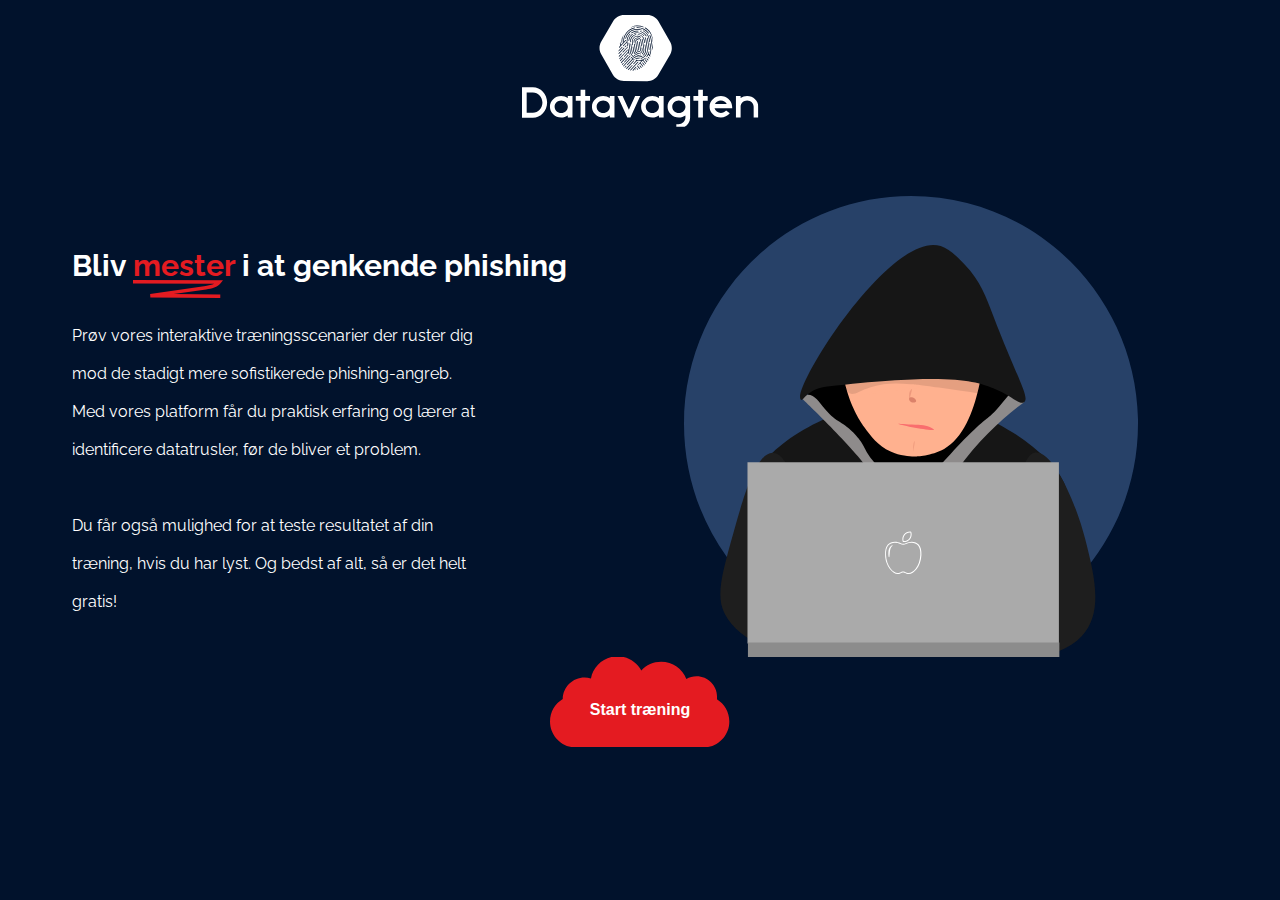
<file: index.html>
<!DOCTYPE html>
<html lang="da">
<head>
    <meta charset="UTF-8">
    <meta name="viewport" content="width=device-width, initial-scale=1.0">
    <title>Datavagten - Din træningsmakker mod phising</title>
    <link rel="preconnect" href="https://fonts.googleapis.com">
    <link rel="preconnect" href="https://fonts.gstatic.com" crossorigin>
    <link href="https://fonts.googleapis.com/css2?family=Raleway:ital,wght@0,100..900;1,100..900&display=swap" rel="stylesheet">
    <link rel="stylesheet" href="style.css">
</head>
<body>
    <header>
        <a href="index.html">
            <img src="img/svg/logo.svg" alt="Datavagten logo">
        </a>    </header>

    <section class="intro-section">
        <div class="intro-container">
        <div class="text-content">
            <h1>Bliv 
                <span class="red-word">mester
                    <span class="underline-svg">
                        <object type="image/svg+xml" data="img/svg/understreg.svg"></object>
                    </span>
                </span>
                i at genkende phishing
            </h1>
            
            
            
            <p>Prøv vores interaktive træningsscenarier der ruster  dig mod de stadigt mere sofistikerede phishing-angreb. Med vores platform får du praktisk erfaring og lærer at identificere datatrusler, før de bliver et problem. <br><br>Du får også mulighed for at teste resultatet af din træning, hvis du har lyst. Og bedst af alt, så er det helt gratis!</p>
        </div>
        <img src="img/svg/introimg.svg" alt="cyberkriminel der laver phising">
    </div>

    <button id="visSkyKnap" class="custom-button">
        <span>Start træning</span>
    </button>
    

    </section>

    <div id="overlay"></div>

<div id="skyContainer">
    <h1>Inden vi går igang</h1>
    <h2>Hvad er det nu lige phising er?</h2>
    <p class="desktop-text">Phishing læner sig op ad fiskeri, men i stedet for at fange fisk, forsøger den kriminelle at  indfange dine personlige oplysninger. De sender dig e-mails, beskeder eller opkald, der ser ud til at være fra velkendte virksomheder, som din bank, sociale medier eller webshops.<br> Disse beskeder kan bede dig om at klikke på et link, logge ind på din konto eller dele dine personlige oplysninger.<br><br>

        Men pas på! Disse beskeder er falske, og de forsøger at narre dig til at give dine oplysninger væk. Når du klikker på linket eller deler dine oplysninger, kan de kriminelle få adgang til dine konti, stjæle dine penge eller bruge dine personlige oplysninger til at begå svindel.</p>
    <img src="img/fisker.png" alt="Mand fanger data">

    <p class="mobile-text">Phishing er som fiskeri, men i stedet for fisk forsøger kriminelle at få dine oplysninger. De sender falske e-mails, beskeder eller opkald, der udgiver sig for at være fra kendte virksomheder, venner eller noget helt tredje. <br><br>Disse henvendelser er falske og forsøger at narre dig til at give oplysninger. De kan bruges til at stjæle penge eller begå anden form for svindel.


    </p>

    <a href="traening.html" class="helsky-knap">Gå Videre</a>
</div>

    
    <script src="js/forside.js"></script></body>
</html>
</file>
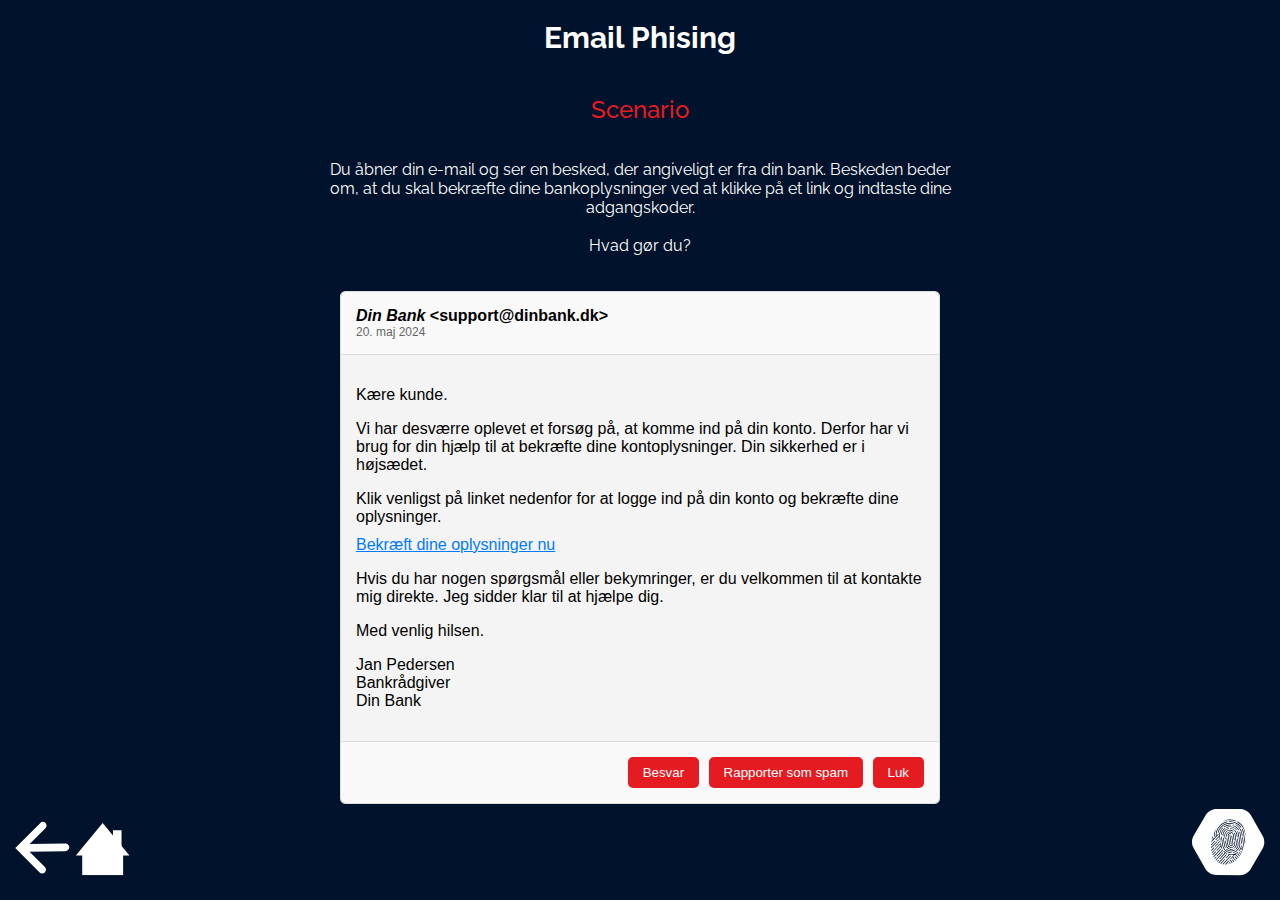
<file: email-phising.html>
<!DOCTYPE html>
<html lang="da">
<head>
    <meta charset="UTF-8">
    <meta name="viewport" content="width=device-width, initial-scale=1.0">
    <title>Datavagten - Email phising</title>
    <link rel="preconnect" href="https://fonts.googleapis.com">
    <link rel="preconnect" href="https://fonts.gstatic.com" crossorigin>
    <link href="https://fonts.googleapis.com/css2?family=Raleway:ital,wght@0,100..900;1,100..900&display=swap" rel="stylesheet">
    <link rel="stylesheet" href="style.css"></head>
<body>
    <section class="email-phising-section">
        <h1>Email Phising</h1>
        <h2>Scenario</h2>
        <p>Du åbner din e-mail og ser en besked, der angiveligt er fra din bank. Beskeden beder om, at du skal bekræfte dine bankoplysninger ved at klikke på et link og indtaste dine adgangskoder. 

            <br><br>Hvad gør du?</p>

            <div class="inbox">
                <div class="email">
                  <div class="email-header">
                    <div class="from"><span>Din Bank</span> &lt;support@dinbank.dk&gt;</div>
                    <div class="date">20. maj 2024</div>
                  </div>
                  <div class="email-body">
                    <p>Kære kunde.</p>
                    <p>Vi har desværre oplevet et forsøg på, at komme ind på din konto. Derfor har vi brug for din hjælp til at bekræfte dine kontoplysninger. Din sikkerhed er i højsædet.</p>
                    <p>Klik venligst på linket nedenfor for at logge ind på din konto og bekræfte dine oplysninger.</p>
                    <a href="#" id="confirm" onclick="confirmAction()">Bekræft dine oplysninger nu</a>
                    <p>Hvis du har nogen spørgsmål eller bekymringer, er du velkommen til at kontakte mig direkte. Jeg sidder klar til at hjælpe dig.</p>
                    <p>Med venlig hilsen.</p>
                    <p>Jan Pedersen<br>Bankrådgiver<br>Din Bank</p>
                    
                  </div>
                  <div class="email-footer">
                    <button class="button reply" onclick="reply()">Besvar</button>
                    <button class="button report" onclick="report()">Rapporter som spam</button>
                    <button class="button close" onclick="closeEmail()">Luk</button>
                  </div>
                </div>
              </div>

              <div class="overlay-mail" id="overlay-mail"></div>

            
              <div id="popup" class="popup">
                <div class="popup-content">
                    <div class="vurdering-img">
                    <img src="img/bevar-mail-img-glad.png" alt="Vurdering af valg illustration med smiley"></div>
                    <h2>Du har valgt at rapportere e-mailen til spam...                    </h2>
                    <p>Ved at rapportere e-mailen som spam har du truffet det rigtige valg. Ved at gøre dette hjælper du med at beskytte dig selv og andre mod phishing-forsøg. </p>
                    <h3>Her er nogle ekstra råd til sikkerheden:</h3>
                    <ul>
                      <li>Vær opmærksom på e-mailopdateringer og meddelelser fra din e-mailudbyder. Mange e-mailudbydere sender advarsler om sikkerhedsrisici eller mistænkelig aktivitet på dine konti. Tag disse advarsler alvorligt og reager hurtigt for at beskytte din konto.</li>
                      <li>Del din viden med andre om phishing-trusler. Ved at oplyse andre om, hvordan man genkender og undgår phishing-forsøg, kan du hjælpe med at beskytte hele dit netværk. Så del endelig dine erfaringer med kolleger, venner og familie for at styrke sikkerheden for alle.</li>
                      <li>Vær forsigtig med vedhæftede filer og links. Undgå at klikke på eller downloade filer fra ukendte afsendere, da de kan indeholde skadelig software. Hold musen over links for at kontrollere URL'en, før du klikker på dem.</li>
                    </ul>
                  </div>
                  <button class="button close" onclick="closePopup()">Prøv igen</button>
                  <a href="traening.html" id="forside-knap">Til forsiden</a>
                </div>
            
            <div id="popup2" class="popup">
              <div class="popup-content">
                <div class="vurdering-img">
                <img src="img/bevar-mail-img.png" alt="Vurdering af valg illustration med smiley"></div>
                <h2>Du har valgt at besvare e-mailen...</h2>
                <p>Du har ikke valgt helt rigtigt, men du er heller ikke gået direkte i fælden. Det er vigtigt at være forsigtig med at besvare e-mails, især hvis de beder om personlige oplysninger.</p>
                <p>Det sikre valg ville være at rapportere mailen som spam. På den måde vil du ikke kunne modtage fra denne afsender igen.</p>
                <h3>Her er nogle yderligere råd:</h3>
                <ul>
                  <li>Undersøg afsenderens e-mailadresse nøje. Vær opmærksom på små variationer eller ukendte domæner, der kan indikere en falsk e-mail - sammenlign gerne med tidligere afsendere, som du ved har været ægte.</li>
                  <li>Kontroller eventuelle stavefejl eller grammatiske fejl i e-mailen, da mange phishing-e-mails har disse tegn.</li>
                  <li>Hvis e-mailen ser mistænkelig ud, skal du kontakte virksomheden direkte via deres officielle kontaktmetoder og få bekræftet at det er ægte.</li>
                </ul>
              </div>
              <button class="button close" onclick="closePopup2()">Prøv igen</button>
              <a href="traening.html" id="forside-knap1">Til forsiden</a>
            </div>

            <div id="popup3" class="popup">
                <div class="popup-content">
                  <div class="vurdering-img">
                  <img src="img/bevar-mail-img-delvis-glad.png" alt="Vurdering af valg illustration med smiley"></div>
                  <h2>Du har valgt at lukke e-mailen...
                    </h2>
                  <p>Når du vælger at lukke e-mailen, har du valgt delvist rigtigt. Det er vigtigt at undgå yderligere interaktion med mistænkelige e-mails for at minimere risikoen for phising. Men for at være helt på den sikre side, anbefaler vi at du rapporterer mailen som spam.</p>
                  <h3>Her er nogle ekstra råd til at forbedre din e-mail-sikkerhed:</h3>
                  <ul>
                    <li>Gennemgå din e-mailklient og dens indbyggede sikkerhedsfunktioner. Disse funktioner kan advare dig om potentielt skadelige e-mails og beskytte dig mod phishing-angreb.</li>
                    <li>Opdater din e-mailsoftware og dit styresystem jævnligt. Sørg for at installere de nyeste sikkerhedsopdateringer for at beskytte dig mod nye trusler.</li>
                    <li>Aktiver tofaktorgodkendelse på dine konti. Det tilføjer et ekstra sikkerhedslag ved at kræve en bekræftelsesmetode ud over din almindelige adgangskode, hvilket gør det sværere for svindlerne at få adgang til dine konti.</li>
                  </ul>
                </div>
                <button class="button close" onclick="closePopup3()">Prøv igen</button>
                <a href="traening.html" id="forside-knap2">Til forsiden</a>
              </div>
              

              <div id="popup4" class="popup">
                <div class="popup-content">
                    <div class="vurdering-img">
                    <img src="img/bevar-mail-img-sur.png" alt="Vurdering af valg illustration med smiley"></div>
                    <h2>Du har valgt at klikke på linket i e-mailen...                   </h2>
                    <p>Når du klikker på linket i e-mailen, er du gået direkte i fælden. Disse links kan føre til phishing-websteder, der forsøger at stjæle dine personlige oplysninger. For at undgå at falde i disse fælder, kan du med fordel følge de nedenstående råd og dermed minimere risikoen for at blive offer for phising angreb i fremtiden.
                    </p>
                    <h3>Her er nogle ekstra råd til sikkerheden:</h3>
                    <ul>
                      <li>Hold musen over linket for at se den reelle webadresse, før du klikker på det. Tjek om adressen stemmer overens med den forventede URL.
                    </li>
                      <li>Brug aldrig links i e-mails til at logge ind på dine konti. Indtast webadressen manuelt i din browser.
                    </li>
                      <li>Vær opmærksom på advarsler fra din browser eller antivirussoftware. Tag advarsler om mistænkelige websteder alvorligt.
                    </li>
                    <li>Tjek e-mailadressen nøje. Vær opmærksom på små variationer eller ukendte domæner.
                    </li>
                    <li>Undersøg e-mailens sprog og indhold. Vær skeptisk over for stavefejl eller mekanisk tone.</li>
                    </ul>
                  </div>
                  <button class="button close" onclick="closePopup4()">Prøv igen</button>
                  <a href="traening.html" id="forside-knap3">Til forsiden</a>
                </div>
            


    </section>

    <div class="nav-knapper">
        <a href="traening.html">
            <img src="img/svg/pil.svg" alt="Tilbage knap">
        </a>
        <a href="index.html">
            <img src="img/svg/hus.svg" alt="Hus - gå til forside knap">
        </a>
    </div>

    <div class="simpel-logo">
        <a href="index.html">
        <img src="img/svg/logo-simpel.svg" alt="Logo">
    </a>
    </div>

    <script src="js/mail.js"></script>
</body>
</html>
</file>
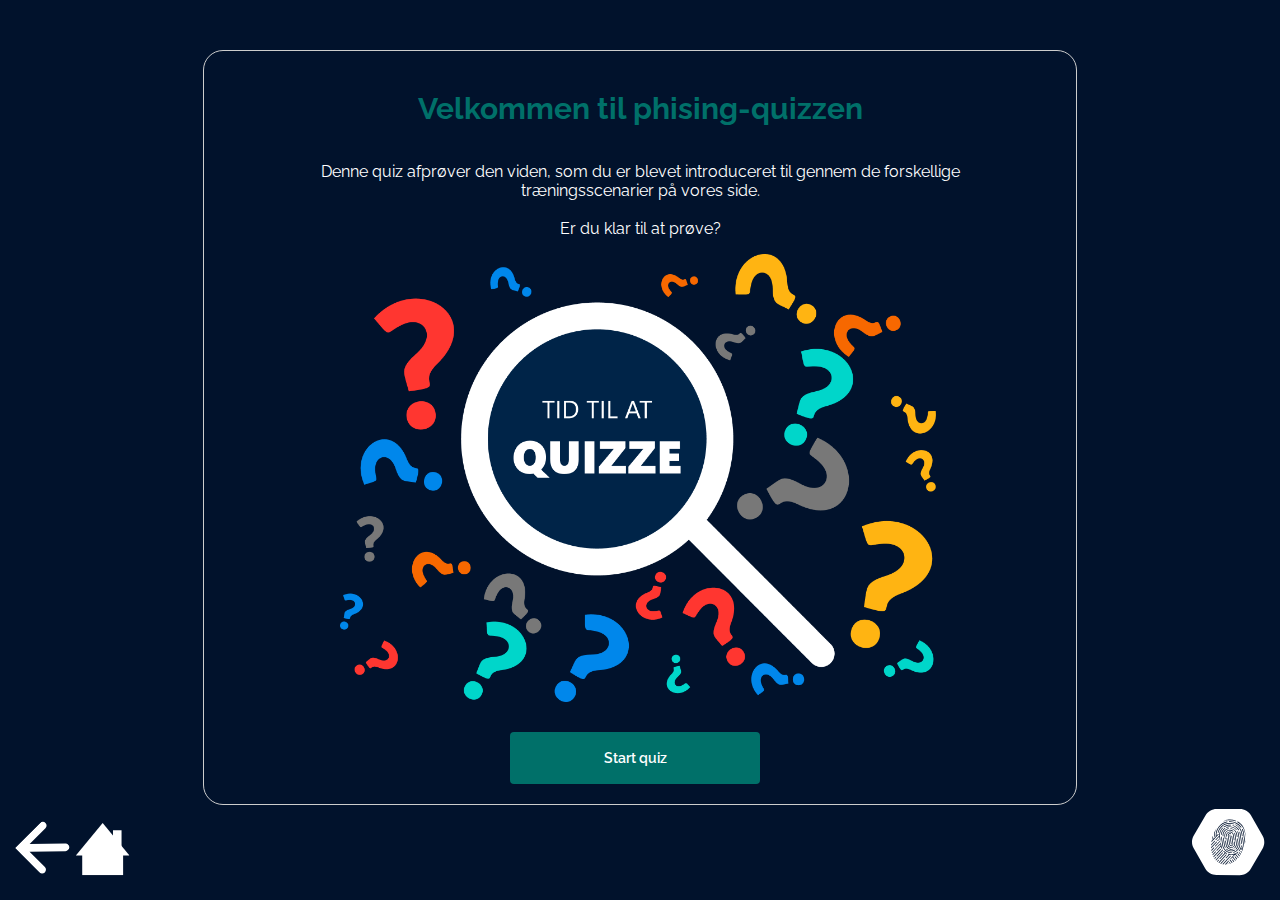
<file: quiz.html>
<!DOCTYPE html>
<html lang="da">
<head>
    <meta charset="UTF-8">
    <meta name="viewport" content="width=device-width, initial-scale=1.0">
    <title>Datavagten - Quiz</title>
    <link rel="preconnect" href="https://fonts.googleapis.com">
    <link rel="preconnect" href="https://fonts.gstatic.com" crossorigin>
    <link href="https://fonts.googleapis.com/css2?family=Raleway:ital,wght@0,100..900;1,100..900&display=swap" rel="stylesheet">
    <link rel="stylesheet" href="style.css"></head>
<body>
    <section class="email-phising-section" id="quiz-section">
        <div id="quiz-container" class="container">
            <h1>Velkommen til phising-quizzen</h1>
            <p>Denne quiz afprøver den viden, som du er blevet introduceret til gennem de forskellige træningsscenarier på vores side.<br><br>Er du klar til at prøve?
            </p>
            <img src="img/quizimg.png" alt="Quiz illustration med spørgsmålstegn" id="quiz-img">
            <button id="start-button" onclick="startQuiz()">Start quiz</button>
          </div>
        
          <div id="quiz" class="container" style="display: none;">
            <div id="question"></div>
            <div id="options" class="options-container"></div>
            <div id="feedback" class="feedback"></div>
            <button id="next-button" onclick="nextQuestion()">Næste spørgsmål</button>
          </div>
        
          <div id="result" class="container" style="display: none;">
            <h1>Dit resultat</h1>
            <div id="score"></div>
            <div class="button-container">
            <button id="start-button1" onclick="tryAgain()">Prøv igen</button>
            <a href="traening.html">Til forsiden</a>
        </div>
          </div>
    </section>
    

    <div class="nav-knapper">
        <a href="traening.html">
            <img src="img/svg/pil.svg" alt="Tilbage knap">
        </a>
        <a href="index.html">
            <img src="img/svg/hus.svg" alt="Hus - gå til forside knap">
        </a>
    </div>

    <div class="simpel-logo">
        <a href="index.html">
        <img src="img/svg/logo-simpel.svg" alt="Logo">
    </a>
    </div>

    <script src="js/quiz.js"></script>
</body>
</html>
</file>
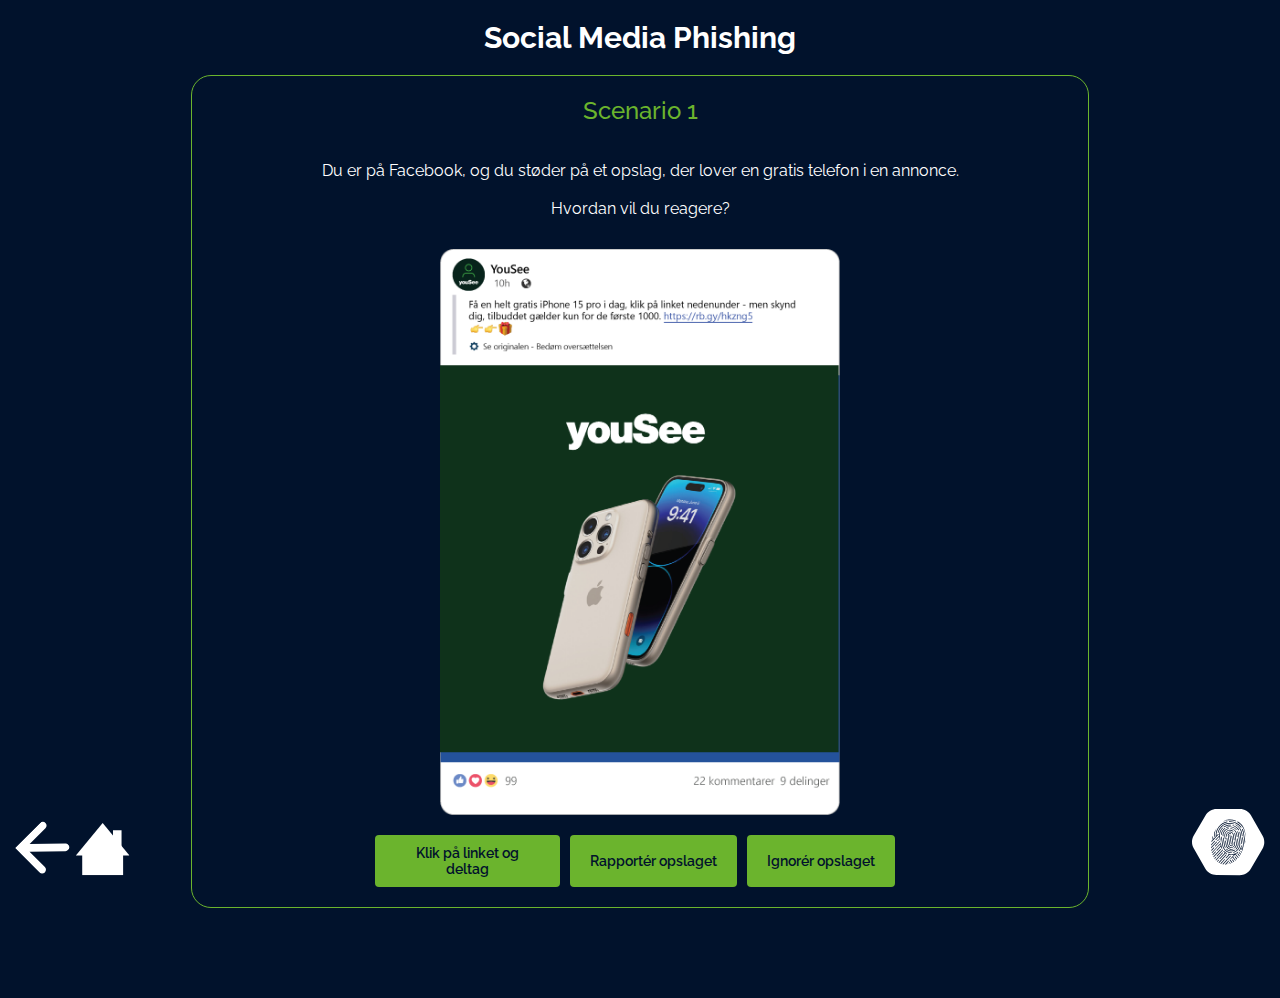
<file: some-phising.html>
<!DOCTYPE html>
<html lang="da">
<head>
    <meta charset="UTF-8">
    <meta name="viewport" content="width=device-width, initial-scale=1.0">
    <title>Datavagten - SMS phising</title>
    <link rel="preconnect" href="https://fonts.googleapis.com">
    <link rel="preconnect" href="https://fonts.gstatic.com" crossorigin>
    <link href="https://fonts.googleapis.com/css2?family=Raleway:ital,wght@0,100..900;1,100..900&display=swap" rel="stylesheet">
    <link rel="stylesheet" href="style.css"></head>
<body>
    <section class="email-phising-section" id="some-section">
        <h1>Social Media Phishing</h1>
        <div id="scenario-container">
            <div class="scenario" id="scenario1">
                <h2>Scenario 1</h2>
                <p>Du er på Facebook, og du støder på et opslag, der lover en gratis telefon i en annonce. <br><br>Hvordan vil du reagere?</p>
                <img src="img/some1.png" alt="Yousee Facebook kampagne">
                <div class="button-wrapper">
                    <button onclick="chooseInteraction('click')">Klik på linket og deltag</button>
                    <button onclick="chooseInteraction('report')">Rapportér opslaget</button>
                    <button onclick="chooseInteraction('ignore')">Ignorér opslaget</button>
                </div>
            </div>
            <div class="scenario" id="scenario2" style="display: none;">
                <h2>Scenario 2</h2>
                <p>Du modtager en venneanmodning fra en person, du allerede mener at være venner med. <br><br>Hvad vil du gøre?</p>
                <img src="img/fbanmodning.png" alt="Facebook venneanmodning">
                <div class="button-wrapper">
                    <button onclick="chooseInteraction('accept')">Acceptér anmodningen</button>
                    <button onclick="chooseInteraction('report')">Rapportér profilen</button>
                    <button onclick="chooseInteraction('ignore')">Ignorér anmodningen</button>
                </div>
            </div>
            <div class="scenario" id="scenario3" style="display: none;">
                <h2>Scenario 3</h2>
                <p>Du modtager en besked på Messenger fra en ven, der beder dig om at klikke på et link for at hjælpe med et givent formål. <br><br>Hvad vil du gøre?</p>
                <img src="img/messengerbesked.png" alt="Facebook messenger besked">
                <div class="button-wrapper">
                    <button onclick="chooseInteraction('click')">Klik på linket for at hjælpe din ven</button>
                    <button onclick="chooseInteraction('contact')">Kontakt din ven uden at klikke på linket</button>
                    <button onclick="chooseInteraction('report')">Rapportér beskeden som mistænkelig</button>
                </div>
            </div>
            <div class="feedback" id="feedback" style="display: none;">
                <h2 class="result-h2">Resultat & feedback</h2>
                <div id="feedbackContent"></div>
                <button onclick="tryAgain()">Prøv igen</button>
                <button onclick="goToHome()">Tilbage til forsiden</button>
            </div>
        </div>
    </section>
    

    <div class="nav-knapper">
        <a href="traening.html">
            <img src="img/svg/pil.svg" alt="Tilbage knap">
        </a>
        <a href="index.html">
            <img src="img/svg/hus.svg" alt="Hus - gå til forside knap">
        </a>
    </div>

    <div class="simpel-logo">
        <a href="index.html">
        <img src="img/svg/logo-simpel.svg" alt="Logo">
    </a>
    </div>

    <script src="js/some.js"></script>
</body>
</html>
</file>
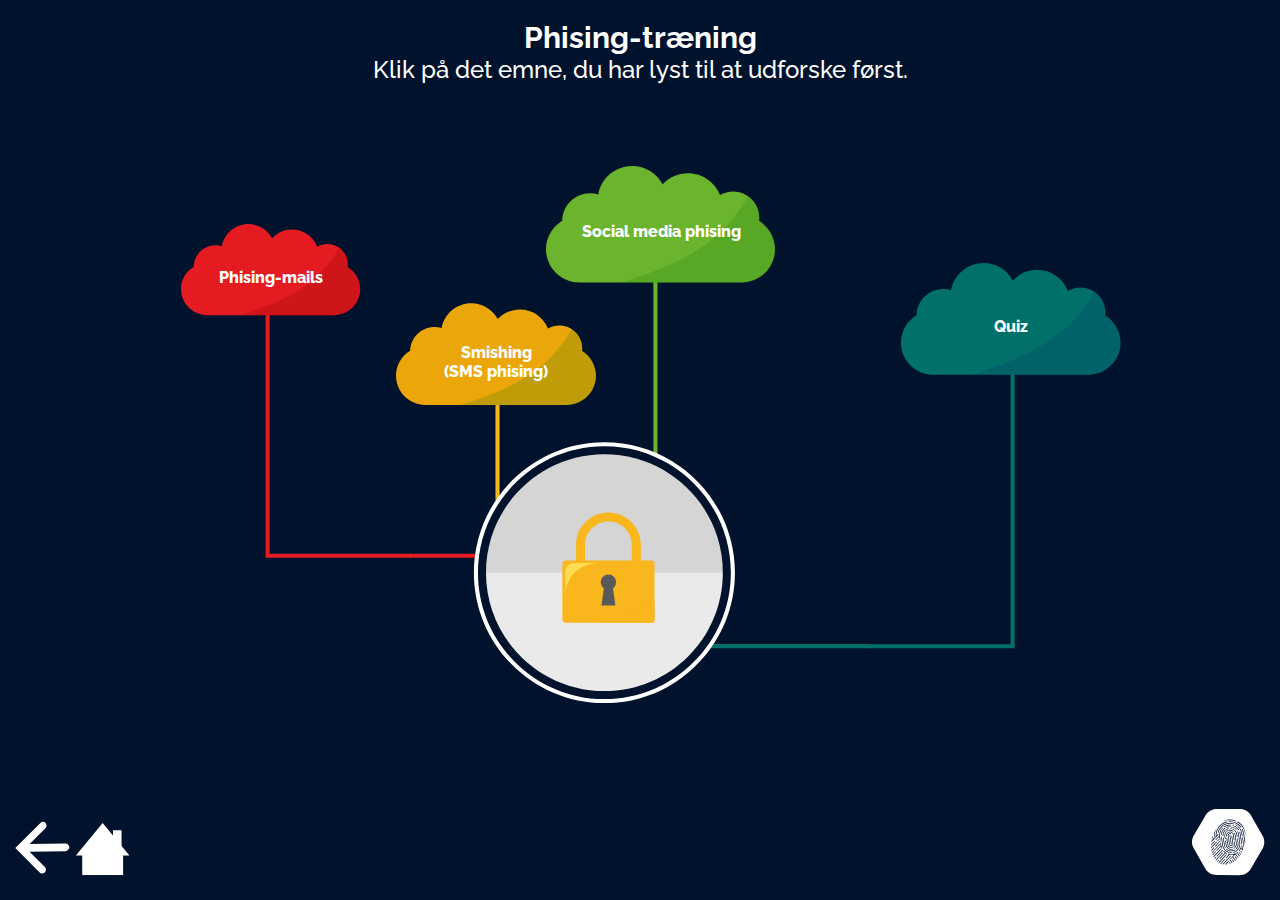
<file: traening.html>
<!DOCTYPE html>
<html lang="da">
<head>
    <meta charset="UTF-8">
    <meta name="viewport" content="width=device-width, initial-scale=1.0">
    <title>Datavagten - Start din træning</title>
    <link rel="preconnect" href="https://fonts.googleapis.com">
    <link rel="preconnect" href="https://fonts.gstatic.com" crossorigin>
    <link href="https://fonts.googleapis.com/css2?family=Raleway:ital,wght@0,100..900;1,100..900&display=swap" rel="stylesheet">
    <link rel="stylesheet" href="style.css"></head>
<body>
    <section class="kategori-section">
        <h1>Phising-træning</h1>
        <h2> Klik på det emne, du har lyst til at udforske først.</h2>
        <div class="kategori-container">
        <img src="img/svg/bund-sky.svg" id="bund-desktop" alt="Diagram der fører til skyerne med knapper">
        <img src="img/svg/understreg-mobil.svg" id="bund-mobil" alt="Diagram der fører til skyerne med knapper">
        <a href="email-phising.html" class="kategori-knap" id="roed-sky">Phising-mails</a>
        <a href="smishing.html" class="kategori-knap" id="gul-sky">Smishing<br>(SMS phising)</a>
        <a href="some-phising.html" class="kategori-knap" id="groen-sky">Social media phising</a>
        <a href="quiz.html" class="kategori-knap" id="blaa-sky">Quiz</a>



    </div>
    </section>

    <div class="nav-knapper">
        <a href="index.html">
            <img src="img/svg/pil.svg" alt="Tilbage knap">
        </a>
        <a href="index.html">
            <img src="img/svg/hus.svg" alt="Hus - gå til forside knap">
        </a>
    </div>

    <div class="simpel-logo">
        <a href="index.html">
        <img src="img/svg/logo-simpel.svg" alt="Logo">
    </a>
    </div>
</body>
</html>
</file>
<file: style.css>
/* Font variabler */
/*Global text styling */
h1 {
  font-family: Raleway, sans-serif;
  font-size: 30px;
}

h2 {
  font-weight: 500;
}

/* Farve variabler */
/*Poisition variabler */
/* Global button styling */
.custom-button {
  background: transparent;
  display: inline-block;
  cursor: pointer;
  width: 180px;
  height: 90px;
  position: relative;
  transition: transform 0.2s ease;
  background-image: url("img/svg/roedsky.svg");
  background-size: cover;
  background-repeat: no-repeat;
  background-position: center;
  padding-bottom: 10px;
  text-align: center;
  display: flex;
  justify-content: center;
  align-items: center;
  text-decoration: none;
  border: none;
}
.custom-button:hover {
  transform: scale(1.1);
}
.custom-button span {
  color: rgb(255, 255, 255);
  font-weight: 800;
  font-size: 16px;
  position: relative;
  z-index: 1;
  display: block;
  padding-top: 25px;
}

.helsky-knap {
  background: transparent;
  cursor: pointer;
  width: 180px;
  height: 137px;
  position: relative;
  transition: transform 0.2s ease;
  background-image: url("img/svg/helskyknap.svg");
  background-size: cover;
  background-repeat: no-repeat;
  background-position: center;
  padding-bottom: 10px;
  text-align: center;
  display: flex;
  justify-content: center;
  align-items: center;
  text-decoration: none;
  border: none;
  color: white;
  font-weight: 800;
}
.helsky-knap:hover {
  transform: scale(1.1);
}

.kategori-knap {
  background: transparent;
  cursor: pointer;
  width: 180px;
  height: 137px;
  position: absolute;
  transition: transform 0.2s ease;
  background-image: url("img/svg/roedsky-kat.svg");
  background-size: contain;
  background-repeat: no-repeat;
  background-position: center;
  padding-bottom: 10px;
  text-align: center;
  display: flex;
  justify-content: center;
  align-items: center;
  text-decoration: none;
  border: none;
  color: white;
  font-weight: 800;
  padding-top: 25px;
}
.kategori-knap:hover {
  transform: scale(1.1);
}

html {
  box-sizing: border-box;
}

body {
  font-family: "Raleway", sans-serif;
  background: #01122C;
  color: white;
  overflow-x: hidden;
  margin: 0;
  overflow-x: hidden;
}

header {
  display: flex;
  justify-content: center;
  align-items: center;
  width: 100vw;
}
header img {
  padding: 15px 0;
}

.intro-section {
  display: flex;
  justify-content: center;
  align-items: center;
  flex-direction: column;
  padding-bottom: 20px;
}
.intro-section .intro-container {
  display: flex;
  padding-top: 50px;
  gap: 100px;
}
.intro-section .intro-container .text-content {
  width: 40vw;
  display: flex;
  justify-content: center;
  flex-direction: column;
  position: relative;
}
.intro-section .intro-container .text-content .red-word {
  color: #E41B21;
  position: relative;
}
.intro-section .intro-container .text-content .underline-svg {
  position: absolute;
  left: 0;
  right: 0;
  bottom: -35px;
  width: 100%;
  height: auto;
  display: block;
}
.intro-section .intro-container .text-content h1 {
  line-height: 60px;
}
.intro-section .intro-container .text-content p {
  line-height: 38px;
  width: 80%;
  margin-top: 0;
}
.intro-section .intro-container img {
  width: 40%;
}

@media only screen and (max-width: 1010px) {
  .intro-section {
    margin: 0 100px;
  }
  .intro-section .intro-container {
    flex-direction: column;
    align-items: center;
    gap: 15px;
    width: 100vw;
    padding-top: 0;
  }
  .intro-section .intro-container .text-content {
    width: 100%;
    text-align: center;
    align-items: center;
  }
  .intro-section .intro-container .text-content h1 {
    padding: 0 10px;
  }
  .intro-section .intro-container img {
    padding-bottom: 30px;
  }
  header a {
    display: flex;
    justify-content: center;
    align-items: center;
  }
  header img {
    width: 70%;
  }
}
#overlay {
  display: none;
  position: fixed;
  top: 0;
  left: 0;
  width: 100%;
  height: 100%;
  background-color: rgba(0, 0, 0, 0.5);
  z-index: 999;
}

#skyContainer {
  display: none;
  flex-direction: column;
  align-items: center;
  justify-content: center;
  position: fixed;
  top: -100%;
  left: 50%;
  transform: translateX(-50%);
  width: 100%;
  height: 100%;
  padding: 20px;
  z-index: 9999;
  background-image: url("img/svg/blaaskybg.svg");
  background-size: cover;
  background-repeat: no-repeat;
  background-position: center;
}
#skyContainer.show {
  display: flex;
  animation: visSkyAnimation 0.5s ease forwards;
}
#skyContainer p {
  width: 50%;
  line-height: 26px;
}
#skyContainer .mobile-text {
  display: none;
}
#skyContainer img {
  position: absolute;
  right: 10%;
  bottom: 50px;
  width: 240px;
  padding: 40px 0;
  padding-left: 50%;
}
#skyContainer h1, #skyContainer h2 {
  text-align: center;
}

@keyframes visSkyAnimation {
  0% {
    top: -100%;
  }
  100% {
    top: 0%;
  }
}
@media only screen and (max-width: 1270px) {
  #skyContainer h1 {
    padding-top: 60px;
  }
  #skyContainer p {
    width: 80%;
  }
}
@media only screen and (max-width: 870px) {
  #skyContainer img {
    display: none;
  }
}
@media only screen and (max-width: 670px) {
  #skyContainer p {
    width: 90%;
  }
  #skyContainer .mobile-text {
    display: block;
  }
  #skyContainer .desktop-text {
    display: none;
  }
}
.kategori-section {
  display: flex;
  justify-content: center;
  align-items: center;
  flex-direction: column;
}
.kategori-section img {
  padding-top: 100px;
  transform: scale(0.8);
}
.kategori-section h1, .kategori-section h2 {
  margin: 0;
}
.kategori-section h2 {
  padding-top: 10px;
  text-align: center;
  padding: 0 10px;
}
.kategori-section h1 {
  padding-top: 20px;
  text-align: center;
}
.kategori-section #roed-sky {
  left: 10px;
  top: 100px;
}
.kategori-section #gul-sky {
  left: 225px;
  top: 180px;
  background-image: url("img/svg/gul-sky.svg");
  width: 200px;
  height: 145px;
}
.kategori-section #groen-sky {
  left: 375px;
  top: 40px;
  background-image: url("img/svg/groen-sky.svg");
  width: 230px;
  height: 165px;
}
.kategori-section #blaa-sky {
  left: 730px;
  top: 140px;
  background-image: url("img/svg/blaa-sky.svg");
  width: 220px;
  height: 155px;
}
.kategori-section .kategori-container {
  position: relative;
}
.kategori-section #bund-mobil {
  display: none;
  transform: scale(1.1);
  padding-top: 200px;
}

@media only screen and (max-width: 962px) {
  .kategori-section {
    padding-bottom: 100px;
  }
  .kategori-section #bund-desktop {
    display: none;
  }
  .kategori-section #bund-mobil {
    display: block;
  }
  .kategori-section #roed-sky {
    left: -84px;
    top: 130px;
    width: 150px;
  }
  .kategori-section #gul-sky {
    left: -44px;
    top: 230px;
    background-image: url("img/svg/gul-sky.svg");
    width: 150px;
    height: 137px;
  }
  .kategori-section #groen-sky {
    left: 29px;
    top: 65px;
    background-image: url("img/svg/groen-sky.svg");
    width: 150px;
    height: 137px;
  }
  .kategori-section #blaa-sky {
    left: 130px;
    top: 170px;
    background-image: url("img/svg/blaa-sky.svg");
    width: 150px;
    height: 137px;
  }
  .kategori-section h1 {
    font-size: 26px;
  }
  .kategori-section h2 {
    font-size: 20px;
  }
}
.nav-knapper {
  position: fixed;
  left: 15px;
  bottom: 20px;
}
.nav-knapper a {
  text-decoration: none;
}
.nav-knapper img {
  transition: filter 0.1s ease;
}
.nav-knapper img:hover {
  filter: brightness(0) saturate(100%) invert(24%) sepia(83%) saturate(5513%) hue-rotate(204deg) brightness(91%) contrast(101%);
}

.simpel-logo {
  position: fixed;
  right: 15px;
  bottom: 20px;
}

@media only screen and (max-width: 962px) {
  .nav-knapper {
    background-color: rgba(0, 0, 0, 0.708);
    border-radius: 20px;
    padding: 5px;
  }
  .nav-knapper img {
    height: 45px;
  }
  .simpel-logo {
    display: none;
  }
}
.email-phising-section {
  display: flex;
  flex-direction: column;
  align-items: center;
}
.email-phising-section h1, .email-phising-section h2, .email-phising-section p {
  text-align: center;
}
.email-phising-section h2 {
  color: #E41B21;
}
.email-phising-section p {
  width: 50%;
}
.email-phising-section .inbox {
  width: 600px;
  margin: 20px auto;
  color: black;
  font-family: Arial, sans-serif;
}
.email-phising-section .inbox .email {
  border: 1px solid #ddd;
  border-radius: 5px;
  overflow: hidden;
}
.email-phising-section .inbox .email .email-header {
  padding: 15px;
  background-color: #f9f9f9;
  border-bottom: 1px solid #ddd;
}
.email-phising-section .inbox .email .email-header .from {
  font-weight: bold;
}
.email-phising-section .inbox .email .email-header .from span {
  font-style: italic;
}
.email-phising-section .inbox .email .email-header .date {
  font-size: 12px;
  color: #666;
}
.email-phising-section .inbox .email .email-body {
  padding: 15px;
  background: #f4f4f4;
}
.email-phising-section .inbox .email .email-body p {
  width: 100%;
  text-align: left;
}
.email-phising-section .inbox .email .email-body p:not(:last-child) {
  margin-bottom: 10px;
}
.email-phising-section .inbox .email .email-body a {
  color: #007bff;
  text-decoration: none;
  transition: color 0.3s ease-in-out;
}
.email-phising-section .inbox .email .email-body a:hover {
  color: #0056b3;
}
.email-phising-section .inbox .email .email-footer {
  padding: 15px;
  background-color: #f9f9f9;
  border-top: 1px solid #ddd;
  text-align: right;
}
.email-phising-section .inbox .email .email-footer .button {
  display: inline-block;
  padding: 8px 15px;
  background-color: #E41B21;
  color: #fff;
  border: none;
  border-radius: 5px;
  cursor: pointer;
  margin-left: 5px;
  transition: background-color 0.3s ease-in-out;
}
.email-phising-section .inbox .email .email-footer .button:hover {
  background-color: #620000;
}
.email-phising-section .popup {
  position: fixed;
  top: 50%;
  left: 50%;
  transform: translate(-50%, -50%);
  background-color: #fff;
  padding: 20px;
  border: 1px solid #ccc;
  border-radius: 5px;
  z-index: 9999;
  display: none;
  line-height: 23px;
  color: black;
  font-family: Arial, sans-serif;
  overflow-y: auto;
  height: 70vh;
}
.email-phising-section .popup p {
  width: 100%;
  text-align: left;
}
.email-phising-section .popup li {
  padding-bottom: 10px;
}
.email-phising-section .popup .vurdering-img {
  display: flex;
  justify-content: center;
  align-items: center;
}
.email-phising-section .popup h2 {
  font-weight: 700;
  text-align: left;
  color: black;
}
.email-phising-section .popup .button, .email-phising-section .popup #forside-knap, .email-phising-section .popup #forside-knap1, .email-phising-section .popup #forside-knap2, .email-phising-section .popup #forside-knap3 {
  display: inline-block;
  padding: 8px 15px;
  background-color: #E41B21;
  color: #fff;
  border: none;
  border-radius: 5px;
  cursor: pointer;
  margin-left: 5px;
  transition: background-color 0.3s ease-in-out;
  text-decoration: none;
  font-size: 14px;
  line-height: 1;
}
.email-phising-section .popup .button:hover, .email-phising-section .popup #forside-knap:hover, .email-phising-section .popup #forside-knap1:hover, .email-phising-section .popup #forside-knap2:hover, .email-phising-section .popup #forside-knap3:hover {
  background-color: #620000;
}
.email-phising-section #confirm {
  text-decoration: underline;
}
.email-phising-section .overlay-mail {
  position: fixed;
  top: 0;
  left: 0;
  width: 100%;
  height: 100%;
  background-color: rgba(0, 0, 0, 0.75);
  display: none;
  z-index: 999;
}

@media only screen and (max-width: 868px) {
  .email-phising-section {
    padding-bottom: 100px;
  }
  .email-phising-section .inbox {
    width: 90%;
  }
  .email-phising-section p {
    width: 95%;
  }
  .email-phising-section .popup {
    overflow-y: auto;
    height: 90vh;
  }
  .email-phising-section .popup img {
    width: 100%;
    min-width: 280px;
  }
}
#smishing-section {
  padding-bottom: 100px;
}
#smishing-section h2 {
  color: #EBA60A;
}
#smishing-section .smishing-container {
  max-width: 600px;
  margin: 0 auto;
  text-align: center;
  display: flex;
  flex-direction: column;
  align-items: center;
}
#smishing-section .scenario {
  border: 1px solid #EBA60A;
  margin-bottom: 30px;
  margin-top: 30px;
  padding: 20px;
  border-radius: 8px;
  box-shadow: 0 2px 4px rgba(0, 0, 0, 0.1);
}
#smishing-section .scenario img {
  display: block;
  margin: 0 auto;
  width: 50%;
  max-width: 600px;
  height: auto;
  border-radius: 8px;
  margin-bottom: 20px;
  border: 1px solid rgb(207, 207, 207);
}
#smishing-section .scenario p {
  font-size: 16px;
  margin-bottom: 10px;
  text-align: center;
  width: 100%;
  padding-bottom: 25px;
}
#smishing-section .button-container {
  display: flex;
  justify-content: center;
  align-items: center;
  gap: 10px;
}
#smishing-section button, #smishing-section #forside-knap {
  flex: 1;
  max-width: 150px;
  color: #01122C;
  background-color: #EBA60A;
  padding: 10px 20px;
  margin-right: 10px;
  border: none;
  border-radius: 4px;
  cursor: pointer;
  font-family: "Raleway", sans-serif;
  font-weight: 600;
  font-size: 14px;
  text-decoration: none;
  transition: background-color 0.3s ease;
}
#smishing-section button:hover, #smishing-section #forside-knap:hover {
  background-color: #f8f415;
}
#smishing-section button.selected, #smishing-section #forside-knap.selected {
  background-color: #fff719;
}
#smishing-section #finalFeedback {
  margin-top: 20px;
  text-align: left;
  display: none;
}
#smishing-section #finalFeedback #feedback {
  border: solid 1px #EBA60A;
  padding: 20px;
  border-radius: 8px;
  box-shadow: 0 2px 4px rgba(0, 0, 0, 0.1);
  margin-bottom: 10px;
}
#smishing-section #finalFeedback #feedback p {
  width: 100%;
}
#smishing-section #finalFeedback #feedback h4 {
  margin-top: 0;
  margin-bottom: 20px;
  color: #EBA60A;
  text-align: center;
}
#smishing-section #finalFeedback #feedback h3 {
  display: none;
}
#smishing-section #finalFeedback #feedback ul {
  padding-left: 20px;
  text-align: center;
}
#smishing-section #finalFeedback #feedback ul li {
  margin-bottom: 25px;
}
#smishing-section .seperator {
  left: 0;
  width: 100vw;
  height: 1px;
  background: white;
}
#smishing-section .smishing-h4 {
  padding-top: 50px;
}

@media only screen and (max-width: 620px) {
  #smishing-section .smishing-container {
    width: 90%;
  }
  #smishing-section .button-container {
    flex-direction: column;
  }
  #smishing-section .scenario img {
    width: 80%;
  }
  #smishing-section .scenario .choice-btn {
    min-width: 200px;
  }
}
#some-section {
  padding-bottom: 90px;
}
#some-section .scenario, #some-section .feedback {
  display: flex;
  justify-content: center;
  align-items: center;
  flex-direction: column;
  border: solid 1px #6BB42D;
  border-radius: 20px;
  width: 70vw;
}
#some-section .scenario p, #some-section .feedback p {
  width: 100%;
}
#some-section .scenario h2, #some-section .feedback h2 {
  color: #6BB42D;
}
#some-section .scenario img, #some-section .feedback img {
  width: 400px;
  padding-top: 15px;
}
#some-section .scenario .button-wrapper, #some-section .feedback .button-wrapper {
  padding: 20px 0;
  display: flex;
  justify-content: center;
  align-items: center;
}
#some-section .scenario button, #some-section .feedback button {
  max-width: 185px;
  min-height: 52px;
  color: #01122C;
  background-color: #6BB42D;
  padding: 10px 20px;
  margin-right: 10px;
  border: none;
  border-radius: 4px;
  cursor: pointer;
  font-family: "Raleway", sans-serif;
  font-weight: 600;
  font-size: 14px;
  text-decoration: none;
  transition: background-color 0.3s ease;
}
#some-section .scenario button:hover, #some-section .feedback button:hover {
  background-color: #21ff64;
}
#some-section .result-h2 {
  font-size: 28px;
  font-weight: 800;
}
#some-section .feedback {
  padding: 5px;
  display: flex;
  justify-content: center;
  align-items: center;
  text-align: center;
  padding-bottom: 20px;
}
#some-section .h2-feed {
  padding-top: 50px;
}
#some-section ul {
  padding-bottom: 30px;
}
#some-section ul li {
  padding-bottom: 15px;
}
#some-section #scenario-container {
  display: flex;
  justify-content: center;
  align-items: center;
}

@media only screen and (max-width: 860px) {
  #some-section .scenario {
    width: 90vw;
  }
  #some-section .scenario img {
    width: 90%;
  }
  #some-section .scenario p {
    width: 95%;
  }
  #some-section .button-wrapper {
    flex-direction: column;
    gap: 10px;
  }
  #some-section .button-wrapper button {
    max-width: 220px;
    width: 220px;
    height: 50px;
  }
  #some-section .feedback {
    width: 95%;
  }
  #some-section #feedbackContent {
    width: 100%;
  }
}
#quiz-section .container {
  width: 65vw;
  margin: 50px auto;
  padding: 20px;
  border: 1px solid #ccc;
  border-radius: 20px;
  text-align: center;
  display: flex;
  justify-content: center;
  align-items: center;
  flex-direction: column;
}
#quiz-section .container p {
  width: 80%;
}
#quiz-section .container h1 {
  color: #007069;
}
#quiz-section .container #quiz-img {
  width: 600px;
  padding-bottom: 30px;
}
#quiz-section .container button, #quiz-section .container a {
  display: inline-block;
  width: 250px;
  height: 52px;
  color: #01122C;
  background-color: #007069;
  margin-right: 10px;
  border: none;
  border-radius: 4px;
  cursor: pointer;
  font-family: "Raleway", sans-serif;
  font-weight: 600;
  font-size: 14px;
  text-decoration: none;
  transition: background-color 0.3s ease;
  color: white;
}
#quiz-section .container button:hover, #quiz-section .container a:hover {
  background-color: #013d37;
}
#quiz-section .container a {
  display: flex;
  justify-content: center;
  align-items: center;
}
#quiz-section .container .options-container {
  padding: 30px 0;
  display: flex;
  justify-content: center;
  align-items: center;
}
#quiz-section .container #question {
  padding: 15px;
}
#quiz-section .container .feedback {
  padding-bottom: 20px;
}
#quiz-section .container #score {
  padding-bottom: 30px;
}
#quiz-section .container .button-container {
  display: flex;
  justify-content: center;
  align-items: center;
}

@media only screen and (max-width: 860px) {
  #quiz-section .container {
    width: 85%;
  }
  #quiz-section .container #quiz-img {
    width: 100%;
  }
  #quiz-section .container .options-container {
    flex-direction: column;
    gap: 15px;
    padding-bottom: 80px;
  }
}/*# sourceMappingURL=style.css.map */
</file>
